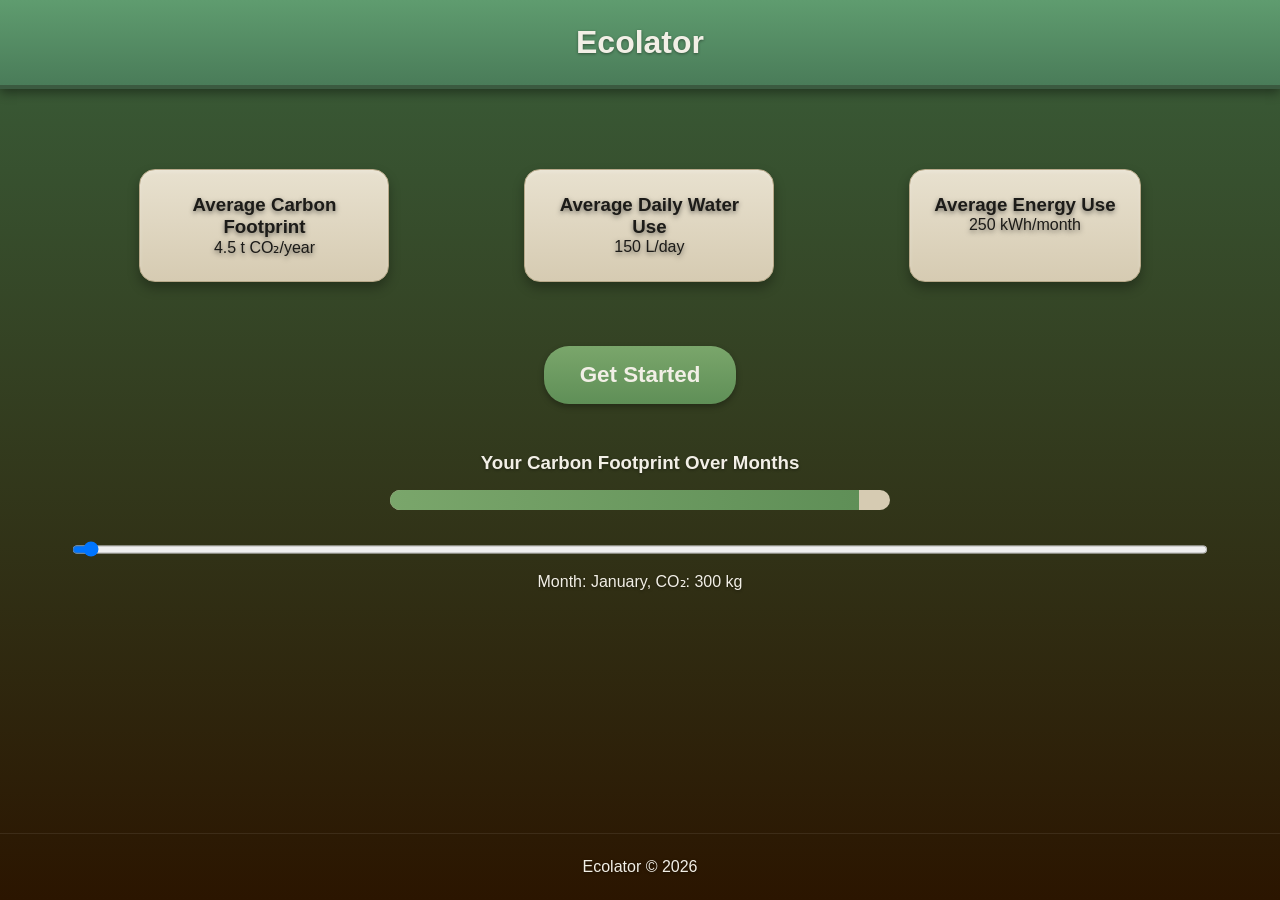
<file: ecolator/src/main/resources/static/index.html>
<!DOCTYPE html>
<html lang="en">
<head>
  <meta charset="UTF-8">
  <meta name="viewport" content="width=device-width, initial-scale=1.0">
  <title>Ecolator</title>
  <link rel="stylesheet" href="style.css">
</head>
<body>
  <header>
    <h1 class="light-text">Ecolator</h1>
  </header>

  <main>
    <!-- Top Graphics / Stats -->
    <section class="stats-section">
      <div class="stat-card light-text-h">
        <h3>Average Carbon Footprint</h3>
        <p>4.5 t CO₂/year</p>
      </div>
      <div class="stat-card light-text-h">
        <h3>Average Daily Water Use</h3>
        <p>150 L/day</p>
      </div>
      <div class="stat-card light-text-h">
        <h3>Average Energy Use</h3>
        <p>250 kWh/month</p>
      </div>
    </section>

    <!-- Get Started Button -->
    <section class="get-started-section">
      <button id="getStartedButton" onclick="window.location.href='login.html'">Get Started</button>
    </section>

    <!-- Bottom Graphics / Linear Diagram -->
    <section class="linear-diagram-section">
      <h3 class="light-text">Your Carbon Footprint Over Months</h3>
      <div class="linear-diagram">
        <div class="bar" id="bar" style="width: 0%;"></div>
      </div>
      <input type="range" min="0" max="11" value="0" id="monthSlider">
      <p class="light-text">
        Month: <span id="monthValue">January</span>, CO₂: <span id="co2Value">0 kg</span>
      </p>
    </section>
  </main>

  <footer>
    <p class="light-text">Ecolator &copy; 2026</p>
  </footer>

  <script src="script.js"></script>
</body>
</html>
</file>
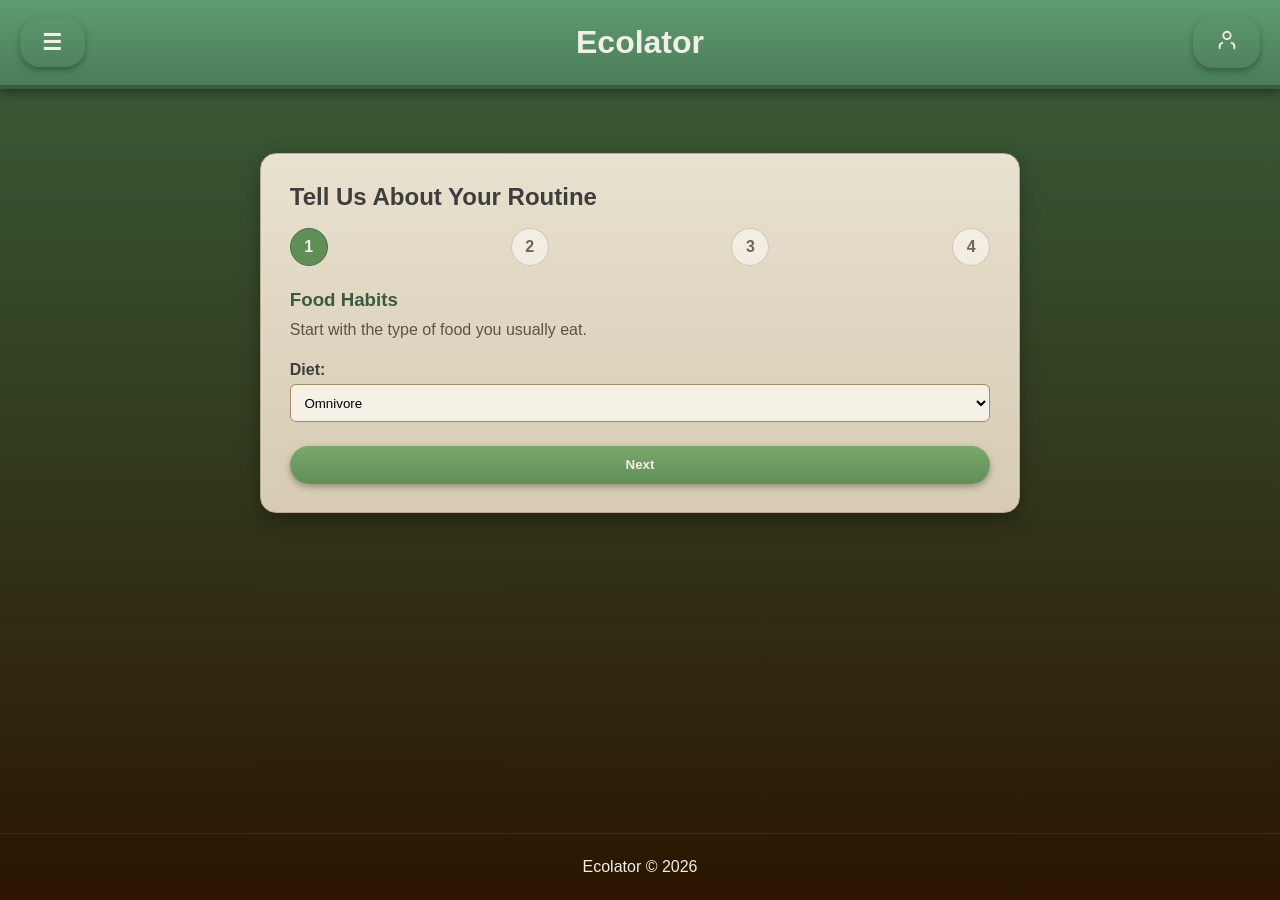
<file: ecolator/src/main/resources/static/chatbot.html>
<!DOCTYPE html>
<html lang="en">
<head>
  <meta charset="UTF-8">
  <meta name="viewport" content="width=device-width, initial-scale=1.0">
  <title>Ecolator Chatbot</title>
  <link rel="stylesheet" href="style.css">
</head>
<body>
  <header>
    <h1 class="light-text">Ecolator</h1>
  </header>

  <main>
    <section class="result-section">
      <h2>Chatbot Handoff</h2>
      <p id="chatbotIntro">Your calculator data is saved. A chatbot can use the note below as context.</p>
      <div class="chatbot-note" id="chatbotNoteBox"></div>
      <div class="wizard-actions chatbot-actions">
        <button type="button" id="goToFeedbackButton">See My Result</button>
        <button type="button" id="backToFormButton" class="secondary-button">Edit Info</button>
      </div>
    </section>
  </main>

  <footer>
    <p class="light-text">Ecolator &copy; 2026</p>
  </footer>

  <script>
    const savedPrompt = sessionStorage.getItem("ecolatorChatPrompt");
    const savedResult = sessionStorage.getItem("ecolatorFeedback");
    const noteBox = document.getElementById("chatbotNoteBox");
    const intro = document.getElementById("chatbotIntro");

    if (!savedResult) {
      window.location.href = "info.html";
    } else {
      noteBox.textContent = savedPrompt && savedPrompt.trim()
        ? savedPrompt
        : "No extra chatbot note was added.";
    }

    document.getElementById("goToFeedbackButton").addEventListener("click", () => {
      window.location.href = "feedback.html";
    });

    document.getElementById("backToFormButton").addEventListener("click", () => {
      window.location.href = "info.html";
    });
  </script>
</body>
</html>
</file>
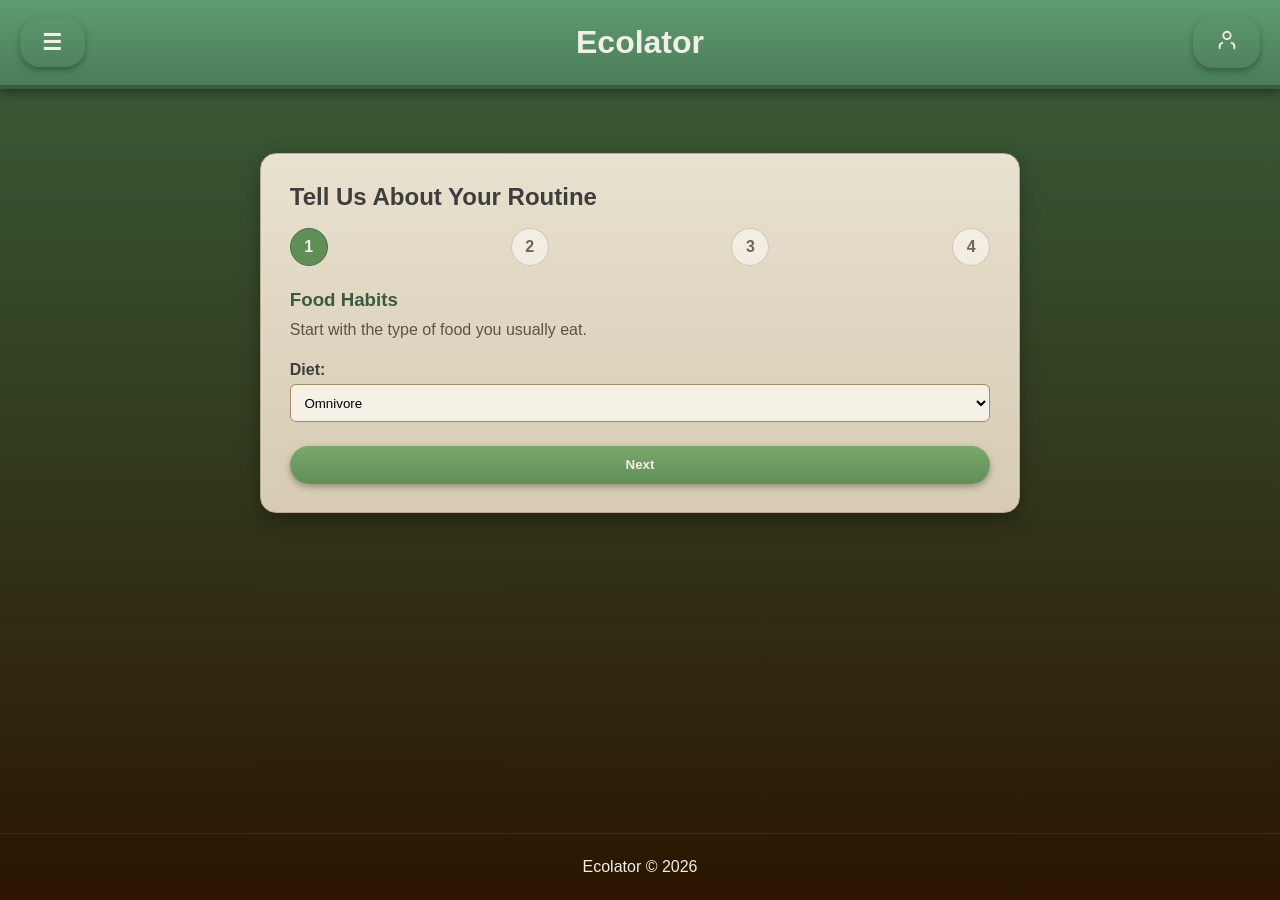
<file: ecolator/src/main/resources/static/feedback.html>
<!DOCTYPE html>
<html lang="en">
<head>
  <meta charset="UTF-8" />
  <meta name="viewport" content="width=device-width, initial-scale=1.0" />
  <title>Ecolator - Feedback</title>
  <link rel="stylesheet" href="style.css" />
</head>
<body>
  <header class="header">
    <div class="menu-container">
      <button id="menuButton" class="menu-button">☰</button>
      <div id="dropdownMenu" class="dropdown">
        <a href="index.html">Home</a>
        <a href="info.html">Add Information</a>
      </div>
    </div>

    <h1>Ecolator</h1>

    <div class="account-container">
      <button id="accountButton" class="account-button">
        <svg xmlns="http://www.w3.org/2000/svg" width="22" height="22" viewBox="0 0 24 24" fill="none" stroke="#f2efe6" stroke-width="2" stroke-linecap="round" stroke-linejoin="round">
          <path d="M20 21v-2a4 4 0 0 0-3-3.87"></path>
          <path d="M4 21v-2a4 4 0 0 1 3-3.87"></path>
          <circle cx="12" cy="7" r="4"></circle>
        </svg>
      </button>

      <div id="accountMenu" class="dropdown">
        <a href="#">Check Information</a>
        <a href="#">Log Out</a>
      </div>
    </div>
  </header>

  <main>
    <section class="result-section">
      <h2>Your Environmental Feedback</h2>

      <p id="feedbackCo2"></p>
      <p id="feedbackEco"></p>
      <p id="feedbackPercentileText"></p>

      <div class="percentile-wrapper">
        <div class="percentile-scale">
          <div id="percentileMarker" class="percentile-marker"></div>
        </div>

        <div class="percentile-labels">
          <span>Less Harmful</span>
          <span>Average</span>
          <span>More Harmful</span>
        </div>
      </div>
    </section>

    <section class="result-section">
      <h2>Recommendations</h2>
      <ul id="feedbackRecommendations"></ul>
    </section>
  </main>

  <footer>
    <p>Ecolator &copy; 2026</p>
  </footer>

  <script src="feedback.js"></script>
</body>
</html>
</file>
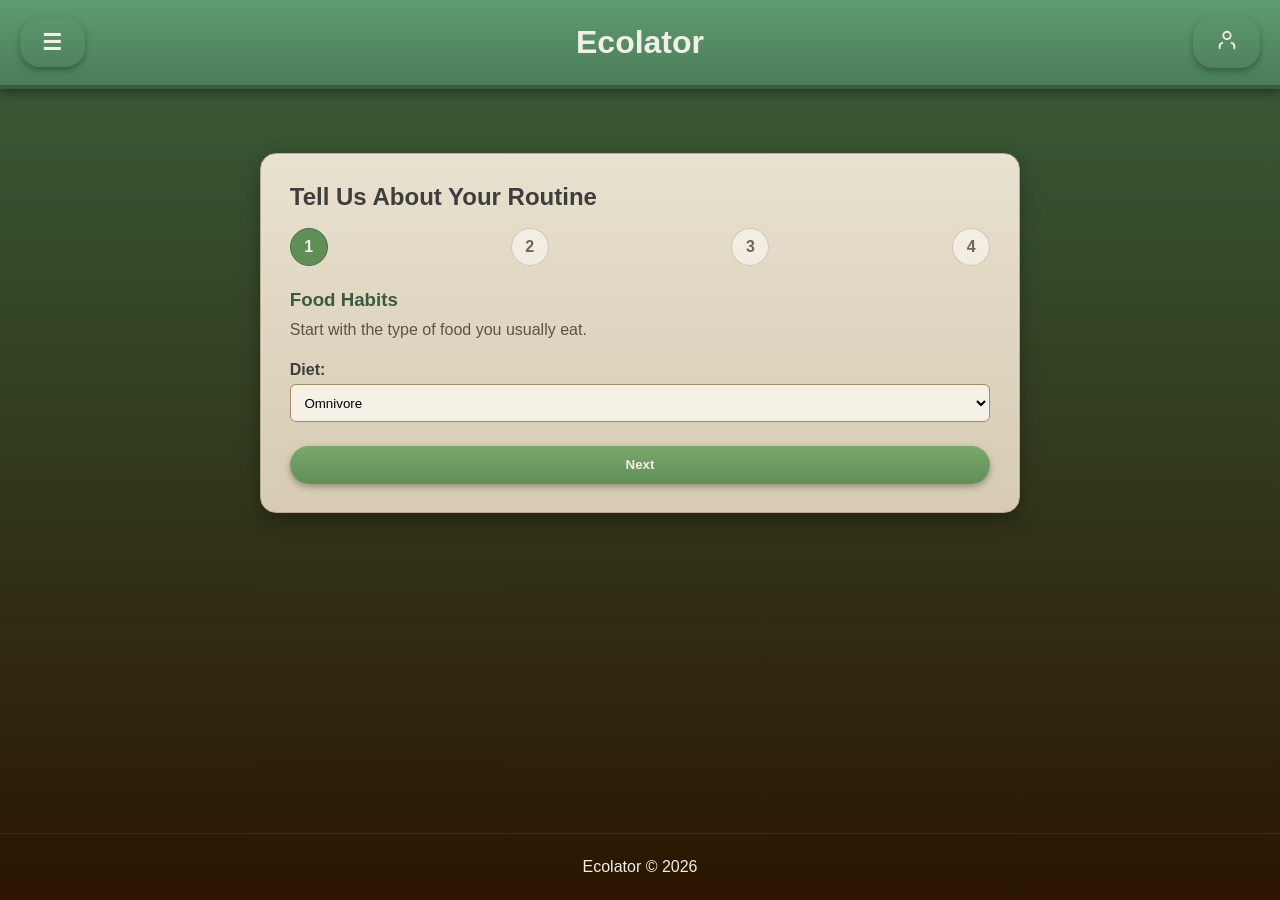
<file: ecolator/src/main/resources/static/info.html>
<!DOCTYPE html>
<html lang="en">
<head>
  <meta charset="UTF-8">
  <meta name="viewport" content="width=device-width, initial-scale=1.0">
  <title>Ecolator</title>
  <link rel="stylesheet" href="style.css">
</head>
<body>
  <header class="header">
  <div class="menu-container">
    <button id="menuButton" class="menu-button">☰</button>
    <div id="dropdownMenu" class="dropdown">
      <a href="index.html">Home</a>
    </div>
  </div>

  <h1>Ecolator</h1>

  <div class="account-container">
    <button id="accountButton" class="account-button">
      <svg xmlns="http://www.w3.org/2000/svg" width="22" height="22" viewBox="0 0 24 24" fill="none" stroke="#f2efe6" stroke-width="2" stroke-linecap="round" stroke-linejoin="round">
        <path d="M20 21v-2a4 4 0 0 0-3-3.87"></path>
        <path d="M4 21v-2a4 4 0 0 1 3-3.87"></path>
        <circle cx="12" cy="7" r="4"></circle>
      </svg>
    </button>

    <div id="accountMenu" class="dropdown">
      <a href="#">Check Information</a>
      <a href="index.html">Log Out</a>
    </div>
  </div>
</header>

  <main>
    <section class="form-section wizard-shell">
      <h2>Tell Us About Your Routine</h2>
      <form id="footprintForm">
        <div class="wizard-progress" aria-label="Form progress">
          <div class="wizard-dot active" data-step-indicator="0">1</div>
          <div class="wizard-dot" data-step-indicator="1">2</div>
          <div class="wizard-dot" data-step-indicator="2">3</div>
          <div class="wizard-dot" data-step-indicator="3">4</div>
        </div>

        <section class="wizard-step active" data-step="0">
          <h3>Food Habits</h3>
          <p class="step-copy">Start with the type of food you usually eat.</p>

          <label>
            Diet:
            <select id="diet" required>
              <option value="omnivore">Omnivore</option>
              <option value="vegetarian">Vegetarian</option>
              <option value="vegan">Vegan</option>
            </select>
          </label>
        </section>

        <section class="wizard-step" data-step="1">
          <h3>Electricity Use</h3>
          <p class="step-copy">Now enter the electricity you typically use in a month.</p>

          <label>
            Electricity (kWh/month):
            <input type="number" id="electricityKwh" min="0" step="0.1" required>
          </label>
        </section>

        <section class="wizard-step" data-step="2">
          <h3>Car Travel</h3>
          <p class="step-copy">Add how far you travel and, if you know it, your car's fuel usage.</p>

          <div class="form-grid two-column">
            <label>
              City Transport (km/month):
              <input type="number" id="cityTransportKm" min="0" step="0.1" required>
            </label>

            <label>
              Outside-City Transport (km/month):
              <input type="number" id="outsideCityTransportKm" min="0" step="0.1" required>
            </label>
          </div>

          <fieldset class="inline-choice">
            <legend>Do you know your car's L/100km?</legend>
            <label class="choice-pill">
              <input type="radio" name="knowsFuelUsage" value="yes">
              <span>Yes</span>
            </label>
            <label class="choice-pill">
              <input type="radio" name="knowsFuelUsage" value="no" checked>
              <span>No</span>
            </label>
          </fieldset>

          <div id="fuelUsageFields" class="conditional-block hidden">
            <div class="form-grid two-column">
              <label>
                City Car Fuel Use (L/100km):
                <input type="number" id="cityFuelLitersPer100Km" min="0" step="0.1">
              </label>

              <label>
                Outside-City Car Fuel Use (L/100km):
                <input type="number" id="outsideCityFuelLitersPer100Km" min="0" step="0.1">
              </label>
            </div>
          </div>

          <label>
            Fuel Type:
            <select id="fuelType" required>
              <option value="petrol">Petrol</option>
              <option value="diesel">Diesel</option>
              <option value="lpg">LPG</option>
            </select>
          </label>
        </section>

        <section class="wizard-step" data-step="3">
          <h3>Ask The Chatbot</h3>
          <p class="step-copy">Add anything extra you want to ask about your footprint. This note will not affect the calculation.</p>

          <label>
            Extra Notes For The Chatbot:
            <textarea id="chatbotPrompt" rows="8" placeholder="For example: how can I lower my transport emissions if I commute every day?"></textarea>
          </label>
        </section>

        <div class="wizard-actions">
          <button type="button" id="prevStepButton" class="secondary-button hidden">Back</button>
          <button type="button" id="nextStepButton">Next</button>
          <button type="submit" id="submitWizardButton" class="hidden">Open Chatbot</button>
        </div>
      </form>
    </section>

  </main>

  <footer>
    <p>Ecolator &copy; 2026</p>
  </footer>

  <script src="script.js"></script>
</body>
</html>
</file>
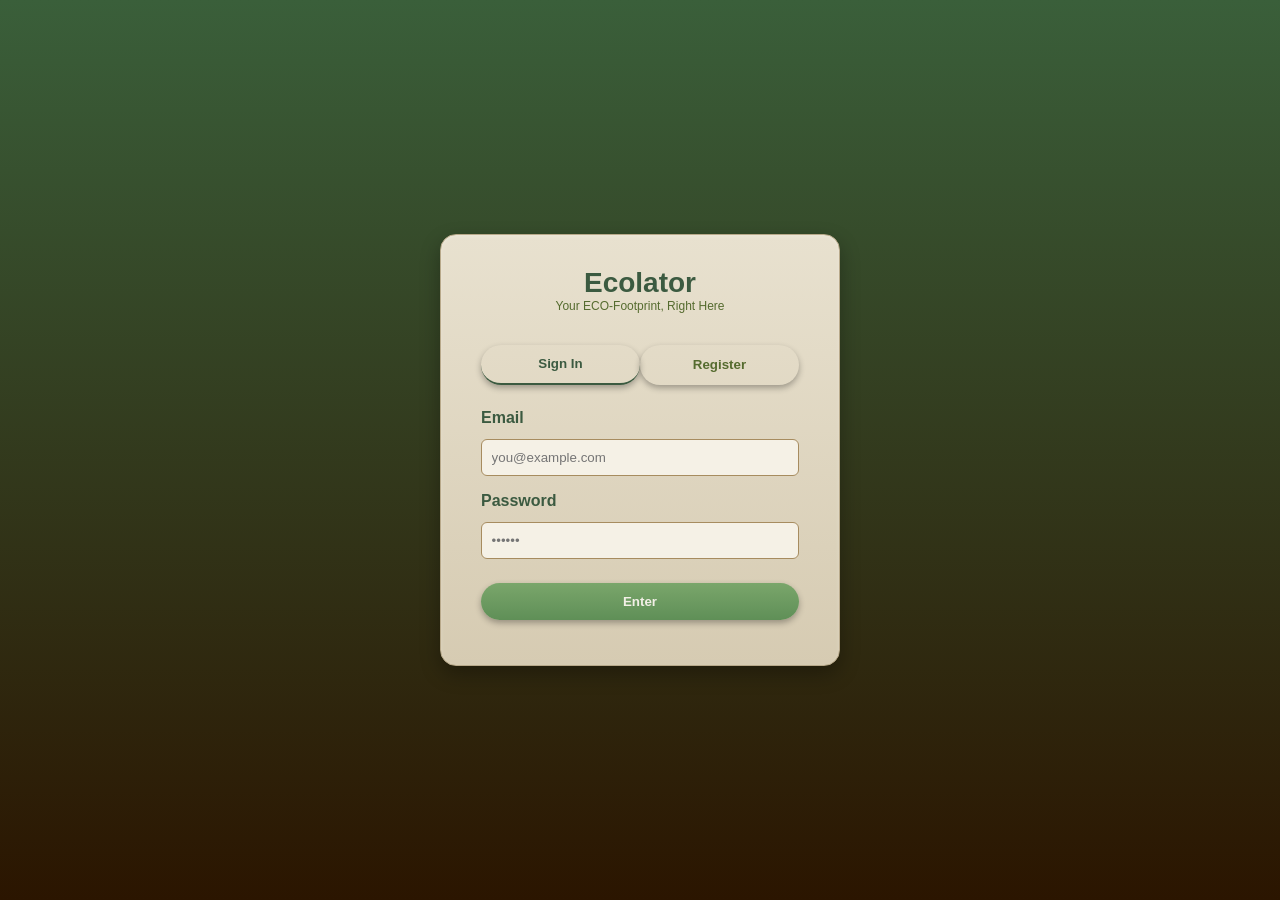
<file: ecolator/src/main/resources/static/login.html>
<!DOCTYPE html>
<html lang="en">
<head>
<meta charset="UTF-8">
<meta name="viewport" content="width=device-width, initial-scale=1.0">
<title>Ecolator — Login / Register</title>
<link rel="stylesheet" href="style.css">
<style>
  body {
    font-family: Arial, sans-serif;
    background: linear-gradient(to bottom, #3a5f3a 0%, #2b1500 100%);
    margin: 0;
    padding: 0;
    color: #f2efe6;
    display: flex;
    justify-content: center;
    align-items: center;
    min-height: 100vh;
  }

  .login-card {
    background: linear-gradient(to bottom, #e8e1cf, #d6cbb2);
    padding: 2rem 2.5rem;
    border-radius: 16px;
    max-width: 400px;
    width: 100%;
    box-shadow:
      0 8px 20px rgba(0,0,0,0.3),
      inset 0 2px 4px rgba(255,255,255,0.2);
    border: 1px solid #b8a98a;
  }

  .login-logo {
    text-align: center;
    margin-bottom: 2rem;
  }

  .login-logo h1 {
    margin: 0;
    font-size: 28px;
    color: #3b5a40;
  }

  .tabs {
    display: flex;
    justify-content: space-between;
    margin-bottom: 1.5rem;
  }

  .tab {
    flex: 1;
    background: none;
    border: none;
    padding: 0.7rem 0;
    color: #556b2f;
    font-weight: bold;
    cursor: pointer;
    transition: all 0.2s ease;
  }

  .tab.active {
    color: #3b5a40;
    border-bottom: 2px solid #3b5a40;
  }

  .form {
    display: none;
  }

  .form.active {
    display: block;
  }

  .form label {
    display: block;
    margin-bottom: 0.5rem;
    font-weight: bold;
    color: #3b5a40;
  }

  .form input {
    width: 100%;
    padding: 0.6rem;
    margin-bottom: 1rem;
    border-radius: 6px;
    border: 1px solid #a78c5f;
    background-color: #f5f1e6;
    transition: all 0.2s ease;
  }

  .form input:focus {
    outline: none;
    border-color: #6a8f5b;
    box-shadow: 0 0 5px rgba(106, 143, 91, 0.5);
  }

  .btn-submit {
    width: 100%;
    background: linear-gradient(to bottom, #7aa66b, #5f8f57);
    color: #f2efe6;
    font-weight: bold;
    padding: 0.7rem;
    border: none;
    border-radius: 20px;
    cursor: pointer;
    margin-top: 0.5rem;
    transition: all 0.2s ease;
  }

  .btn-submit:hover {
    background: linear-gradient(to bottom, #6f9c61, #557548);
  }

  .status {
    text-align: center;
    margin-top: 0.8rem;
    font-weight: bold;
  }

  .status.error { color: #c0392b; }
  .status.success { color: #27ae60; }
  .status.info { color: #556b2f; }
</style>
</head>
<body>

<div class="login-card">

  <div class="login-logo">
    <h1>Ecolator</h1>
    <p style="font-size: 12px; color:#556b2f;">Your ECO-Footprint, Right Here</p>
  </div>

  <div class="tabs">
    <button class="tab active" id="tabLogin">Sign In</button>
    <button class="tab" id="tabRegister">Register</button>
  </div>

  <!-- Login Form -->
  <form class="form active" id="loginForm">
    <label for="loginEmail">Email</label>
    <input type="email" id="loginEmail" placeholder="you@example.com" required>
    <label for="loginPassword">Password</label>
    <input type="password" id="loginPassword" placeholder="••••••" required>
    <button href="info.html" type="submit" class="btn-submit" id="loginBtn">Enter</button>
    <div class="status" id="loginStatus"></div>
  </form>

  <!-- Register Form -->
  <form class="form" id="registerForm">
    <label for="regEmail">Email</label>
    <input type="email" id="regEmail" placeholder="you@example.com" required>
    <label for="regPassword">Password</label>
    <input type="password" id="regPassword" placeholder="Min 8 chars, upper, lower, digit" required>
    <label for="regPassword2">Confirm Password</label>
    <input type="password" id="regPassword2" placeholder="Repeat password" required>
    <button href="info.html" type="submit" class="btn-submit" id="registerBtn">Register</button>
    <div class="status" id="registerStatus"></div>
  </form>

</div>

<script>
  const tabLogin = document.getElementById("tabLogin");
  const tabRegister = document.getElementById("tabRegister");
  const loginForm = document.getElementById("loginForm");
  const registerForm = document.getElementById("registerForm");

  tabLogin.addEventListener("click", () => {
    tabLogin.classList.add("active");
    tabRegister.classList.remove("active");
    loginForm.classList.add("active");
    registerForm.classList.remove("active");
  });

  tabRegister.addEventListener("click", () => {
    tabRegister.classList.add("active");
    tabLogin.classList.remove("active");
    registerForm.classList.add("active");
    loginForm.classList.remove("active");
  });

  loginForm.addEventListener("submit", async (e) => {
    e.preventDefault();
    const status = document.getElementById("loginStatus");
    status.textContent = "Signing in...";
    status.className = "status info";

    try {
      const response = await fetch("http://localhost:30081/api/auth/login", {
        method: "POST",
        headers: { "Content-Type": "application/json" },
        body: JSON.stringify({
          email: document.getElementById("loginEmail").value,
          password: document.getElementById("loginPassword").value
        })
      });

      const data = await response.json();

      if (response.ok && data.accessToken) {
        sessionStorage.setItem("authToken", data.accessToken);
        window.location.href = "info.html";
      } else {
        status.textContent = data.message || "Invalid credentials.";
        status.className = "status error";
      }
    } catch (err) {
      status.textContent = "Could not connect to the server.";
      status.className = "status error";
    }
  });

  registerForm.addEventListener("submit", async (e) => {
    e.preventDefault();
    const status = document.getElementById("registerStatus");
    const password = document.getElementById("regPassword").value;
    const confirm = document.getElementById("regPassword2").value;

    if (password !== confirm) {
      status.textContent = "Passwords do not match.";
      status.className = "status error";
      return;
    }

    status.textContent = "Registering...";
    status.className = "status info";

    try {
      const response = await fetch("http://localhost:30081/api/auth/register", {
        method: "POST",
        headers: { "Content-Type": "application/json" },
        body: JSON.stringify({
          email: document.getElementById("regEmail").value,
          password
        })
      });

      const data = await response.json();

      if (response.ok) {
        status.textContent = "Registration successful! Wait for admin approval before logging in.";
        status.className = "status success";
      } else {
        status.textContent = data.message || "Registration failed.";
        status.className = "status error";
      }
    } catch (err) {
      status.textContent = "Could not connect to the server.";
      status.className = "status error";
    }
  });
</script>

</body>
</html>
</file>
<file: ecolator/src/main/resources/static/style.css>
/* ─── Reset ─── */
* {
  box-sizing: border-box;
  margin: 0;
  padding: 0;
}

/* ─── Layout Fix (IMPORTANT) ─── */
html, body {
  height: 100%;
}

body {
  font-family: Arial, sans-serif;
  background: linear-gradient(to bottom, #3a5f3a 0%, #2b1500 100%);
  display: flex;
  flex-direction: column;
  color: #3e3e3e;
}

main {
  flex: 1;
  max-width: 1200px;
  width: 100%;
  margin: 0 auto;
  padding: 2rem;
}

/* ─── Header ─── */
header {
  background: linear-gradient(to bottom, #5f9c6f, #4a7c59);
  color: #f2efe6;
  text-align: center;
  padding: 1.5rem;
  box-shadow: 0 4px 10px rgba(0,0,0,0.4);
  border-bottom: 4px solid #3b5a40;
}

/* Header layout (menu + title + account) */
.header {
  display: flex;
  align-items: center;
  justify-content: center;
  position: relative;
}

.menu-container {
  position: absolute;
  left: 20px;
}

.account-container {
  position: absolute;
  right: 20px;
}

/* ─── Buttons ─── */
button {
  background: linear-gradient(to bottom, #7aa66b, #5f8f57);
  color: #f2efe6;
  padding: 0.7rem 1.4rem;
  border: none;
  border-radius: 20px;
  cursor: pointer;
  font-weight: bold;
  box-shadow: 0 3px 6px rgba(0,0,0,0.3);
  transition: all 0.2s ease;
}

button:hover {
  background: linear-gradient(to bottom, #6f9c61, #557548);
}

/* Special buttons */
.menu-button,
.account-button {
  font-size: 22px;
  background: none;
  border: none;
  color: #f2efe6;
  cursor: pointer;
}

.menu-button:hover,
.account-button:hover {
  opacity: 0.8;
}

/* ─── Dropdown Menus ─── */
.dropdown {
  position: absolute;
  top: 45px;
  background: linear-gradient(to bottom, #e8e1cf, #d6cbb2);
  border-radius: 10px;
  box-shadow: 0 6px 15px rgba(0,0,0,0.3);
  min-width: 160px;
  border: 1px solid #b8a98a;

  transform: translateY(-10px);
  opacity: 0;
  pointer-events: none;

  transition: all 0.2s ease;
  z-index: 1000;
  padding: 6px;
}

.menu-container .dropdown { left: 0; }
.account-container .dropdown { right: 0; }

.dropdown.active {
  transform: translateY(0);
  opacity: 1;
  pointer-events: auto;
}

/* Dropdown items */
.dropdown a {
  display: block;
  padding: 12px 16px;
  color: #3e3e3e;
  text-decoration: none;
  font-weight: 600;
  border-radius: 8px;
  transition: all 0.2s ease;
}

.dropdown a:hover {
  background: linear-gradient(to bottom, #d6cbb2, #cbbf9f);
}

.dropdown a:not(:last-child) {
  border-bottom: 1px solid rgba(0,0,0,0.1);
}

/* ─── Stats Section ─── */
.stats-section {
  display: flex;
  justify-content: space-around;
  flex-wrap: wrap;
  margin: 2rem auto;
}

.stat-card {
  background: linear-gradient(to bottom, #e8e1cf, #d6cbb2);
  padding: 1.5rem;
  margin: 1rem;
  border-radius: 16px;
  max-width: 250px;
  text-align: center;

  box-shadow:
    0 6px 12px rgba(0,0,0,0.3),
    inset 0 2px 4px rgba(255,255,255,0.2);

  border: 1px solid #b8a98a;
}

/* ─── Get Started Button ─── */
.get-started-section {
  display: flex;
  justify-content: center;
  margin: 3rem 0;
}

#getStartedButton {
  font-size: 1.4rem;
  padding: 1rem 2.2rem;
  border-radius: 25px;
}

/* ─── Linear Diagram ─── */
.linear-diagram-section {
  text-align: center;
  margin-top: 2rem;
}

.linear-diagram {
  width: 100%;
  max-width: 500px;
  height: 20px;
  background: #d6cbb2;
  border-radius: 10px;
  margin: 1rem auto;
  overflow: hidden;
}

.bar {
  height: 100%;
  background: linear-gradient(to right, #7aa66b, #5f8f57);
  width: 0%;
  transition: width 0.3s ease;
}

/* ─── Form & Results ─── */
.form-section,
.result-section {
  background: linear-gradient(to bottom, #e8e1cf, #d6cbb2);
  padding: 1.8rem;
  margin: 2rem auto;
  border-radius: 16px;
  max-width: 520px;

  box-shadow:
    0 8px 20px rgba(0,0,0,0.3),
    inset 0 2px 4px rgba(255,255,255,0.2);

  border: 1px solid #b8a98a;
}

label {
  display: block;
  margin-bottom: 1rem;
  font-weight: bold;
}

input, select {
  width: 100%;
  padding: 0.6rem;
  margin-top: 0.3rem;
  border: 1px solid #a78c5f;
  border-radius: 6px;
  background-color: #f5f1e6;
}

input:focus, select:focus {
  outline: none;
  border-color: #6a8f5b;
  box-shadow: 0 0 5px rgba(106, 143, 91, 0.5);
}

/* ─── Footer ─── */
footer {
  text-align: center;
  padding: 1.5rem;
  color: #f2efe6;
  border-top: 1px solid rgba(255,255,255,0.08);
  margin-top: auto;
}

/* ─── Text ─── */
.light-text-h {
  color: #1c1b18;
  text-shadow: 0 2px 5px rgba(0,0,0,0.5);
}

.light-text {
  color: #f2efe6;
  text-shadow: 0 1px 3px rgba(0,0,0,0.4);
}

.percentile-wrapper {
  margin-top: 1.5rem;
}

.percentile-scale {
  position: relative;
  width: 100%;
  height: 20px;
  border-radius: 999px;
  background: linear-gradient(to right, #6f9c61, #cbbf9f, #8b4f2b);
  box-shadow: inset 0 2px 4px rgba(0,0,0,0.25);
  margin-bottom: 0.7rem;
}

.percentile-marker {
  position: absolute;
  top: 50%;
  transform: translate(-50%, -50%);
  width: 18px;
  height: 18px;
  border-radius: 50%;
  background: #f2efe6;
  border: 3px solid #2b1500;
  box-shadow: 0 0 8px rgba(0,0,0,0.25);
}

.percentile-labels {
  display: flex;
  justify-content: space-between;
  font-size: 0.9rem;
  color: #3b5a40;
  font-weight: 600;
}

/* ─── Wizard ─── */
.wizard-shell {
  max-width: 760px;
}

.form-section h2,
.result-section h2 {
  margin-bottom: 1.1rem;
}

.wizard-progress {
  display: flex;
  justify-content: space-between;
  gap: 0.6rem;
  margin-bottom: 1.4rem;
}

.wizard-dot {
  width: 38px;
  height: 38px;
  border-radius: 999px;
  display: grid;
  place-items: center;
  font-weight: 700;
  color: #6f6658;
  background: rgba(255, 255, 255, 0.5);
  border: 1px solid rgba(167, 140, 95, 0.4);
}

.wizard-dot.active {
  color: #f2efe6;
  background: #5f8f57;
  border-color: #486d42;
}

.wizard-dot.completed {
  color: #2c4725;
  background: #bfd7b8;
}

.wizard-step {
  display: none;
}

.wizard-step.active {
  display: block;
}

.wizard-step h3 {
  margin-bottom: 0.45rem;
  color: #3b5a40;
}

.form-grid {
  display: grid;
  gap: 1rem;
}

.form-grid.two-column {
  grid-template-columns: repeat(2, minmax(0, 1fr));
}

.step-copy {
  margin-bottom: 1.2rem;
  color: #5c5344;
  line-height: 1.5;
}

textarea {
  width: 100%;
  padding: 0.6rem;
  margin-top: 0.3rem;
  border: 1px solid #a78c5f;
  border-radius: 6px;
  background-color: #f5f1e6;
  min-height: 180px;
  resize: vertical;
}

textarea:focus {
  outline: none;
  border-color: #6a8f5b;
  box-shadow: 0 0 5px rgba(106, 143, 91, 0.5);
}

.inline-choice {
  border: none;
  margin-bottom: 1rem;
}

.inline-choice legend {
  margin-bottom: 0.7rem;
  font-weight: bold;
}

.choice-pill {
  display: inline-flex;
  align-items: center;
  gap: 0.5rem;
  margin-right: 0.8rem;
  padding: 0.55rem 0.9rem;
  border-radius: 999px;
  background: rgba(255, 255, 255, 0.45);
  border: 1px solid rgba(167, 140, 95, 0.35);
}

.choice-pill input {
  width: auto;
  margin-top: 0;
}

.conditional-block {
  padding: 1rem 1rem 0.2rem;
  margin-bottom: 1rem;
  border-radius: 12px;
  background: rgba(255, 255, 255, 0.32);
  border: 1px dashed rgba(167, 140, 95, 0.55);
}

.hidden {
  display: none !important;
}

.wizard-actions {
  display: flex;
  justify-content: space-between;
  gap: 1rem;
  margin-top: 1.5rem;
}

.wizard-actions button {
  flex: 1;
}

.secondary-button {
  background: linear-gradient(to bottom, #8a7f6a, #736854);
}

.secondary-button:hover {
  background: linear-gradient(to bottom, #7d715d, #685d49);
}

.chatbot-note {
  min-height: 180px;
  padding: 1rem;
  border-radius: 14px;
  background: rgba(255, 255, 255, 0.45);
  border: 1px solid rgba(167, 140, 95, 0.35);
  white-space: pre-wrap;
  line-height: 1.5;
  color: #3e3e3e;
}

.chatbot-actions {
  margin-top: 1.3rem;
}

/* ─── Responsive ─── */
@media (max-width: 768px) {
  .stats-section {
    flex-direction: column;
    align-items: center;
  }

  .stat-card {
    max-width: 90%;
  }

  main {
    padding: 1rem;
  }

  #getStartedButton {
    width: 80%;
  }

  .wizard-actions {
    flex-direction: column;
  }

  .choice-pill {
    display: flex;
    margin-right: 0;
    margin-bottom: 0.6rem;
  }

  .form-grid.two-column {
    grid-template-columns: 1fr;
  }
}
</file>
